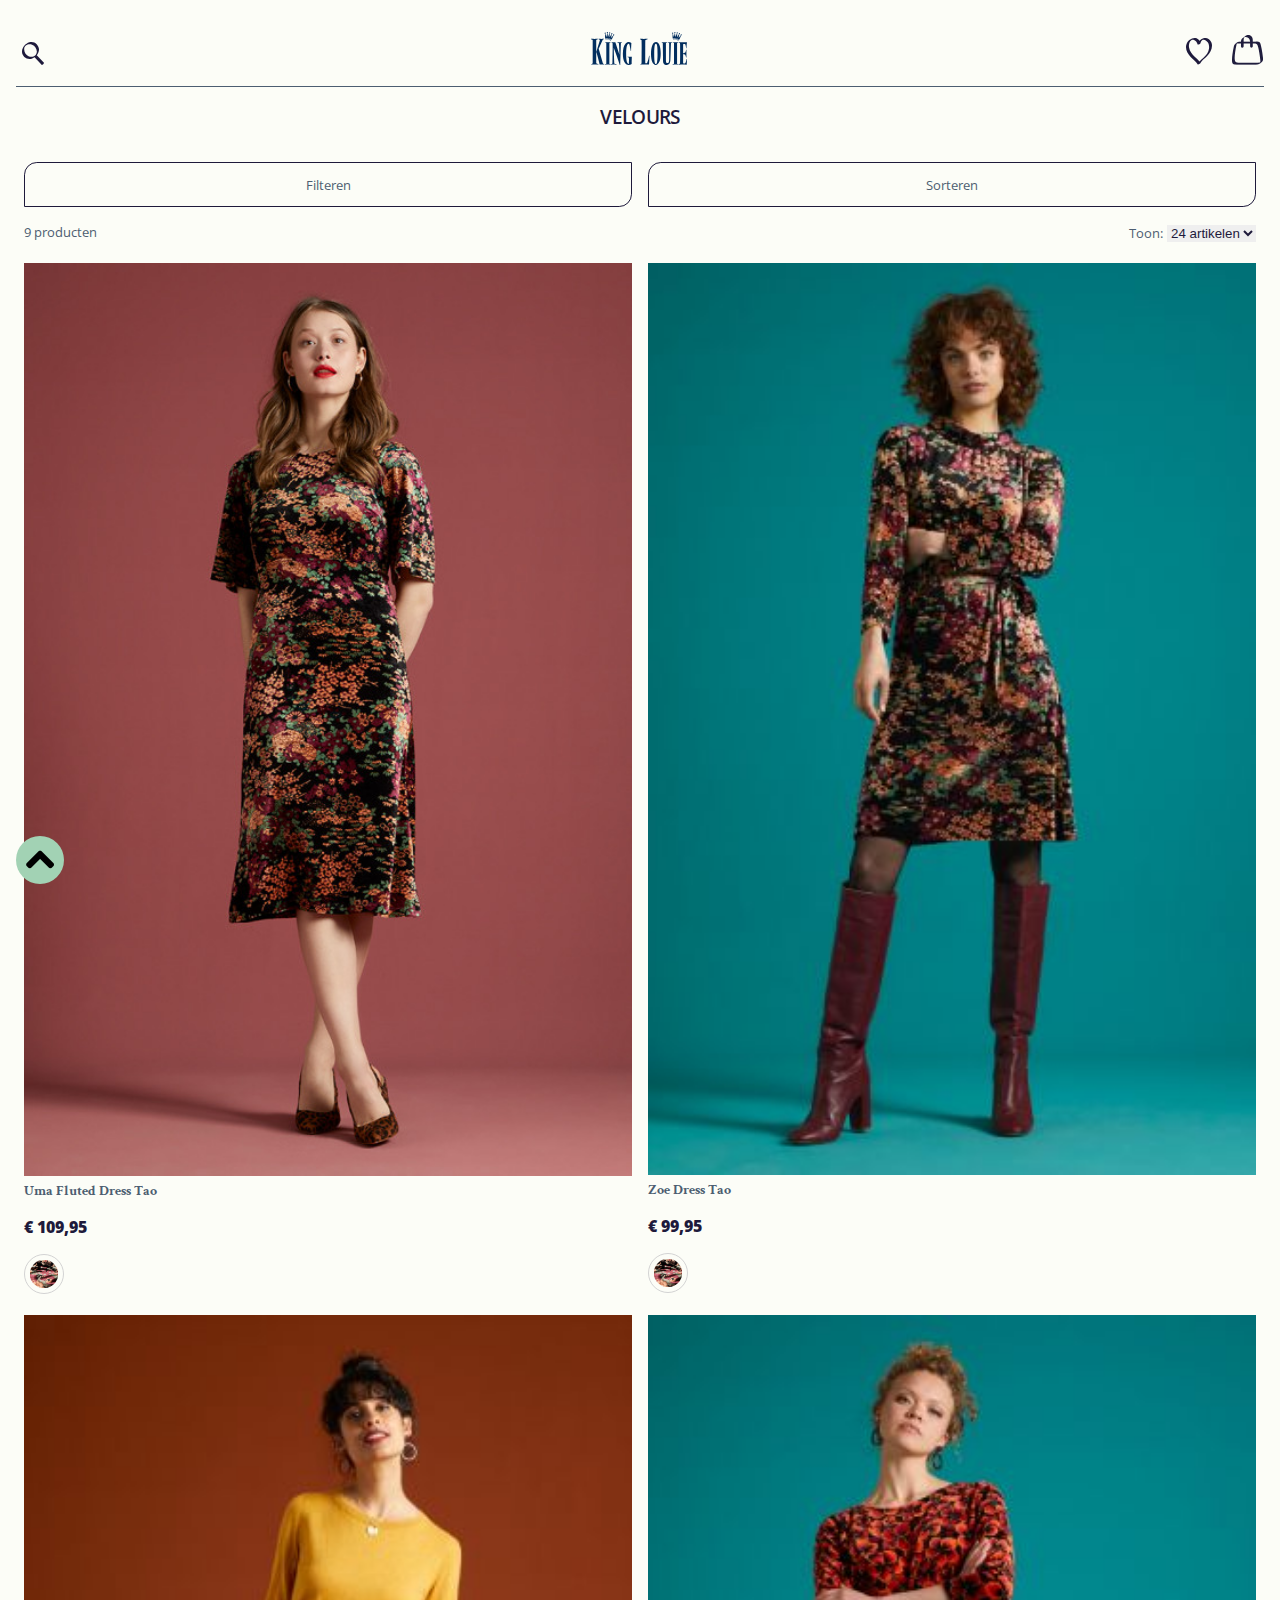
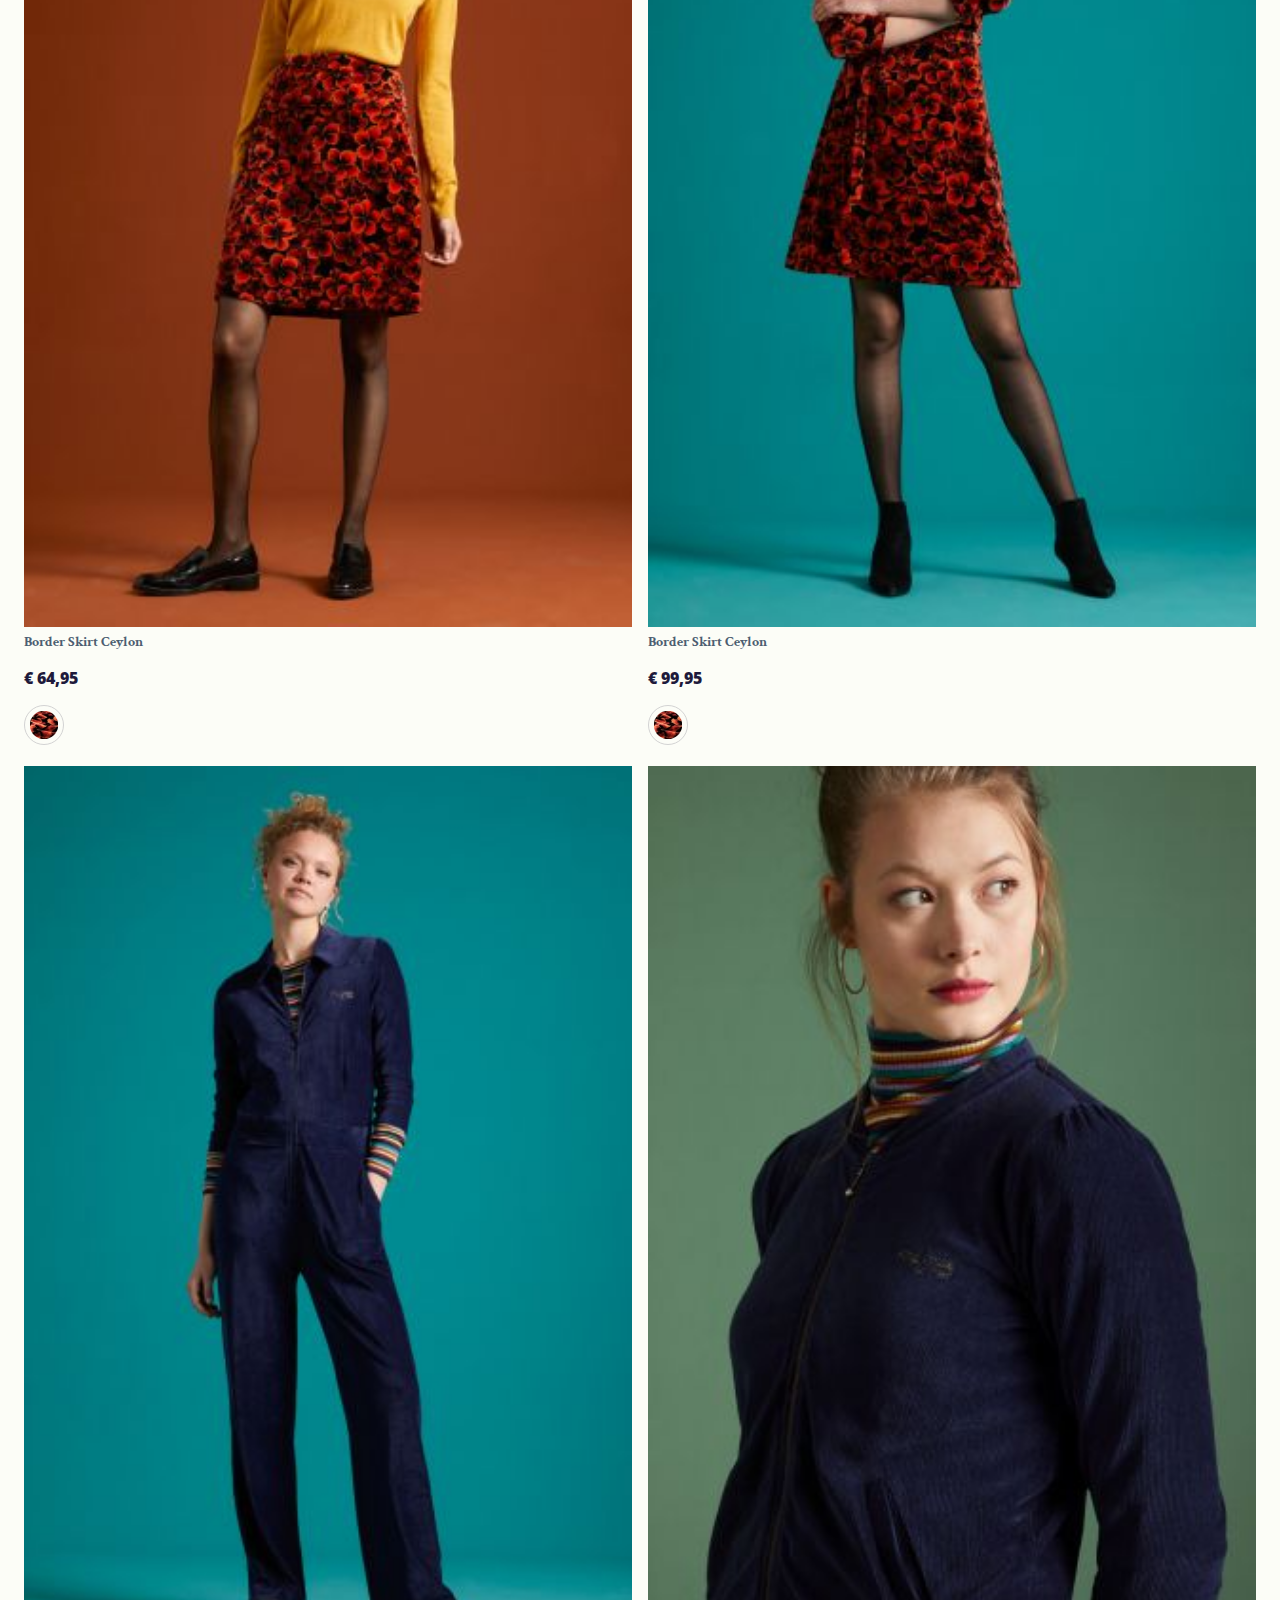
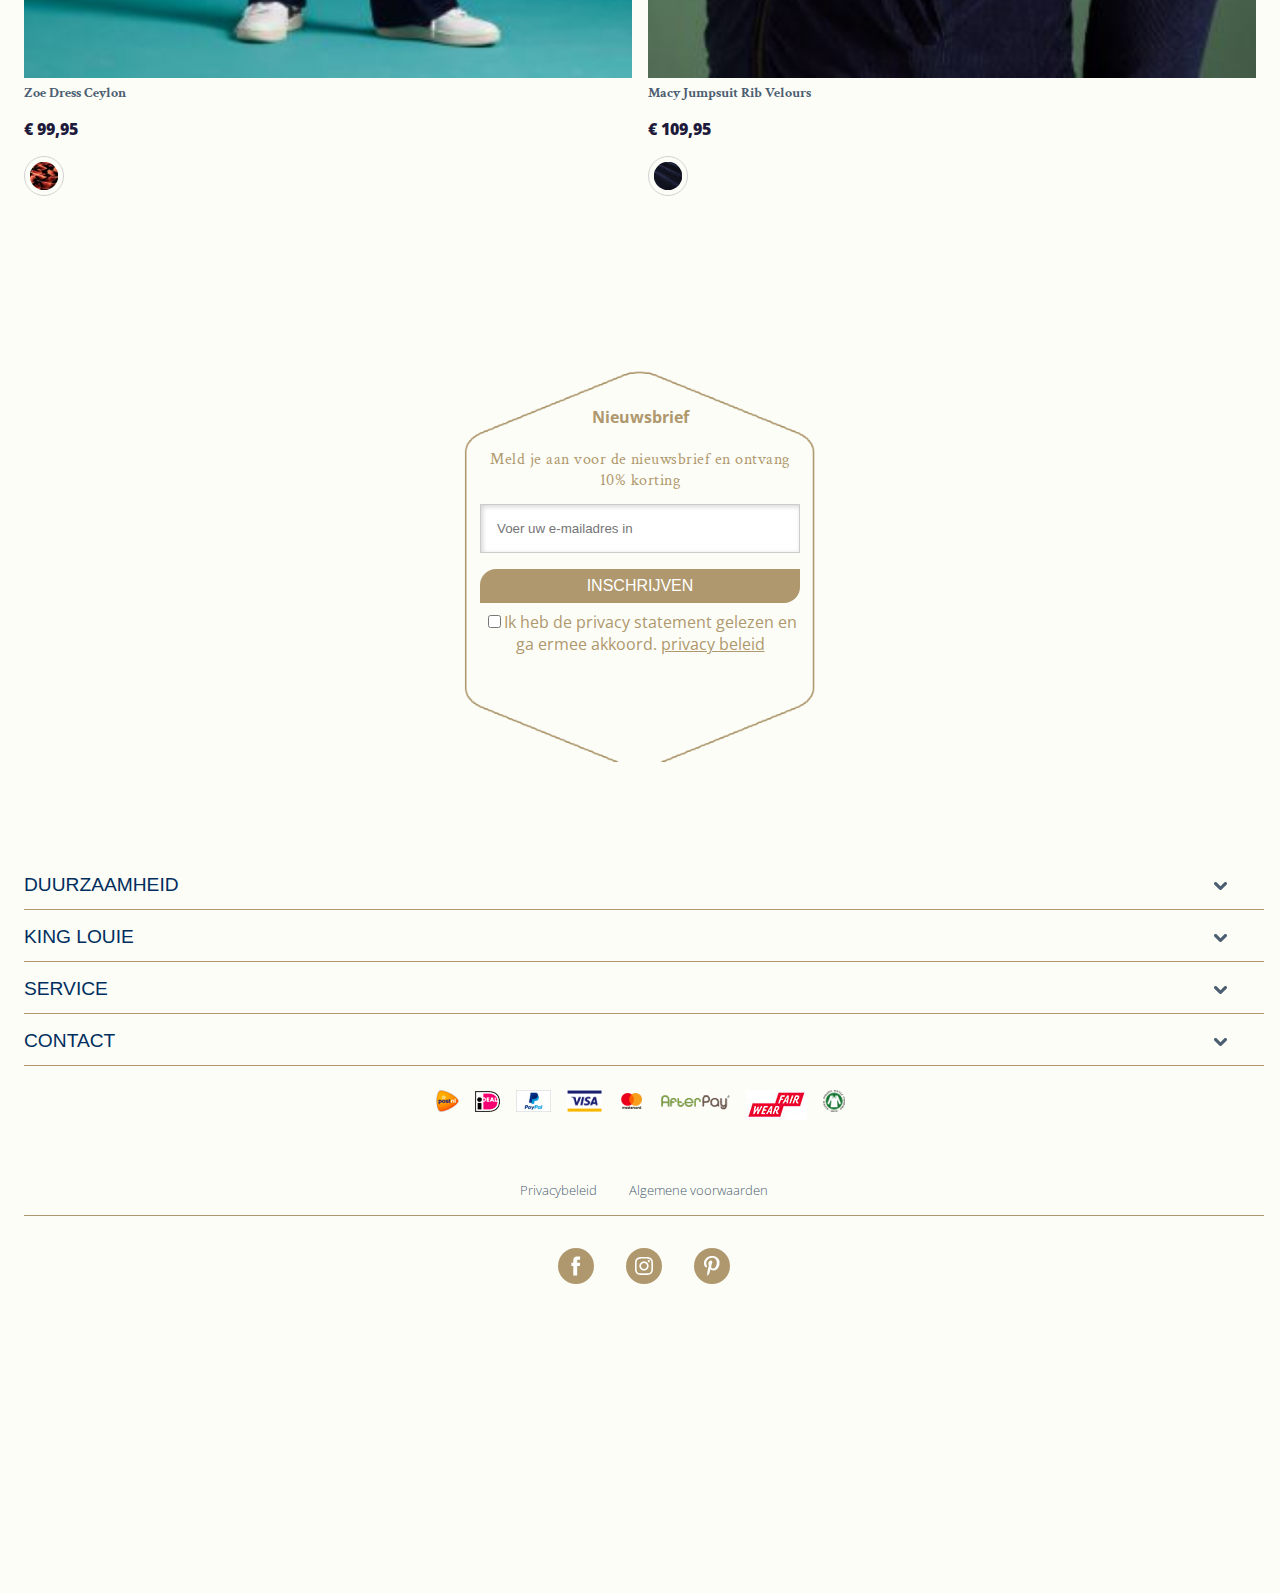
<file: index.html>
<!doctype html>
<html lang="nl">

<head>
    <link rel="preconnect" href="https://fonts.gstatic.com">
    <link href="https://fonts.googleapis.com/css2?family=Crimson+Text:ital@0;1&display=swap" rel="stylesheet">
    <link rel="preconnect" href="https://fonts.gstatic.com">
    <link href="https://fonts.googleapis.com/css2?family=Open+Sans:ital,wght@0,300;0,400;1,300;1,400&display=swap" rel="stylesheet">
    <meta charset="UTF-8">
    <meta name="author" content="jouw naam">
    <meta name="viewport" content="width=device-width, initial-scale=1">

    <title>Velours kleding - King Louie</title>

    <link href="styles/style.css" rel="stylesheet">
</head>

<body>

    <header>
        <a id="top"></a>
        <a class="naarboven" href="#top"><img src="images/scroll.png" alt="terug naar boven icoon"></a>
        <!-- https://stackoverflow.com/questions/32102747/how-to-make-a-back-to-top-button-using-css-and-html-only-->
        <h1 class="visuallyhidden">Velours kleding - King Louie</h1>
        <nav>
            <ul class="flex">
                <li><button id="zoekButton"><img src="images/dark-search.svg" alt="zoek button"></button></li>

                <li><img src="images/kinglouie-logo.svg" alt="logo king louie"></li>


                <li><a href="#"><img src="images/dark-wishlist.svg" alt="verlanglijst icoon"></a> <a><img src="images/dark-shopping-bag.svg" alt="winkelmand icoon"></a></li>
            </ul>
        </nav>
        <form id="zoekbalk">
            <input type="search" placeholder="Zoek door de hele winkel...">
        </form>
    </header>

    <main>
        <h2>velours</h2>

        <section class="filteren_sorteren">
            <h3 class="visuallyhidden"> Filteren en sorteren</h3>
            <button type="button">Filteren</button>
            <button type="button">Sorteren</button>
        </section>
        <section class="info_artikelen">
            <h4 class="visuallyhidden">Informatie over gevonden producten</h4>
            <p>9 producten</p>
            <form action="#">
                <label>Toon:</label>
                <select>
                    <option>24 artikelen</option>
                    <option>36 artikelen</option>
                    <option>48 artikelen</option>
                    <option>60 artikelen</option>
                </select>
                <input type="hidden">
            </form>
        </section>
        <section class="producten">
            <h2 class="visuallyhidden">Gevonden producten</h2>
            <article>
                <a href="detailpagina.html"><img src="images/kledingstuk1.jpg" alt="model in roze jurk met bloemenpatroon en halflange mouwen">
                    <h3>uma fluted dress tao</h3>
                </a>
                <p>€ 109,95</p> <img src="images/stoftextuur_roze.jpg" alt="roze gebloemde stoftextuur" class="color">
            </article>

            <article>
                <a href="kinglouie.nl"><img src="images/kledingstuk2.jpg" alt="model in roze jurk met bloemenpatroon en lange mouwen">
                    <h3>zoe dress tao</h3>
                </a>
                <p>€ 99,95</p> <img src="images/stoftextuur_roze.jpg" alt="roze gebloemde stoftextuur" class="color">

            </article>
            <article>
                <a href="kinglouie.nl"><img src="images/kledingstuk3.jpg" alt="model in rode gebloemde rok met geel shirt">
                    <h3>border skirt ceylon</h3>
                </a>
                <p>€ 64,95</p> <img src="images/stoftextuur_rood.jpg" alt="rode gebloemde stoftextuur" class="color">
            </article>


            <article>
                <a href="kinglouie.nl"><img src="images/kledingstuk4.jpg" alt="model in rood vest met bloemenpatroon">
                    <h3>border skirt ceylon</h3>
                </a>
                <p>€ 99,95</p> <img src="images/stoftextuur_rood.jpg" alt="rode gebloemde stoftextuur" class="color">
            </article>

            <article>
                <a href="kinglouie.nl"><img src="images/kledingstuk5.jpg" alt="model in rode jurk met bloemenpatroon en halflange mouwen">
                    <h3>zoe dress ceylon</h3>
                </a>
                <p>€ 99,95</p> <img src="images/stoftextuur_rood.jpg" alt="blauwe stoftextuur" class="color">
            </article>

            <article>
                <a href="kinglouie.nl"><img src="images/kledingstuk6.jpg" alt="model in blauwe jumpsuit met ribpatroon">
                    <h3>macy jumpsuit rib velours</h3>
                </a>
                <p>€ 109,95</p> <img src="images/stoftextuur.jpg" alt="blauwe stoftextuur" class="color">
            </article>
        </section>

    </main>

    <footer>
        <section class="nieuwsbrief">


            <h4>Nieuwsbrief</h4>
            <p>Meld je aan voor de nieuwsbrief en ontvang 10% korting</p>
            <form action="#">
                <input type="text" placeholder="Voer uw e-mailadres in" required>
                <label><input type="submit" value="inschrijven"></label>
                <input type="checkbox" required>Ik heb de privacy statement gelezen en ga ermee akkoord. <a href="www.kinglouie.nl">privacy beleid</a>
            </form>

        </section>


        <section class="footer_nav">
            <h3 class="visuallyhidden">Overige informatie over King louie</h3>
            <section>
                <h4 class="visuallyhidden
           ">Duurzaamheid</h4>
                <button type="button" id="duurzaamheid">duurzaamheid</button>
                <nav id="duurzaamheidInhoud">
                    <ul>
                        <li><a href="kinglouie.nl">Visie & doelen</a>

                        </li>
                        <li><a href="kinglouie.nl">Fabrikanten</a>

                        </li>
                        <li><a href="kinglouie.nl">Fair Wear Foundation</a>

                        </li>
                        <li><a href="kinglouie.nl">Wear & Care</a>

                        </li>
                    </ul>
                </nav>
            </section>
            <section>
                <h4 class="visuallyhidden">King louie</h4>

                <button type="button" id="kingLouie">King louie</button>
                <nav id="kingLouieInhoud">
                    <ul>
                        <li> <a href="#"> Over ons</a></li>
                        <li> <a href="#"> Onze winkels</a></li>
                        <li> <a href="#"> Verkoopadressen</a></li>
                        <li> <a href="#"> Vacatures</a></li>
                        <li> <a href="#"> Groothandel</a></li>
                        <li> <a href="#"> Pers</a></li>
                        <li> <a href="#"> Cadeaubonnen</a></li>
                    </ul>
                </nav>
            </section>
            <section>
                <h4 class="visuallyhidden">Service</h4>
                <button type="button" id="service">Service</button>
                <nav id="serviceInhoud">
                    <ul>
                        <li> <a href="#"> Bestellen</a></li>
                        <li> <a href="#"> Betalen</a></li>
                        <li> <a href="#"> Verzending & Levering</a></li>
                        <li> <a href="#"> Retourneren</a></li>
                        <li> <a href="#"> Productinformatie</a></li>
                        <li> <a href="#"> Contactgegevens</a></li>

                    </ul>
                </nav>
            </section>
            <section>
                <button type="button" id="contact">Contact</button>
                <div id="contactInhoud">
                    <h4>consumenten</h4>
                    <p>Stuur je bericht naar</p>
                    <a href="mailto:webshop@kinglouie.nl">webshop@kinglouie.nl</a>
                    <p>of bel onze klantenservice</p>
                    <a href="tel:+31(0)203300062">+31 (0)20 330 00 62</a>
                    <p>ma - vrij: 9:30 - 17:00 uur</p>
                    <p>Vanwege de huidige omstandigheden zijn wij helaas niet op alle werkdagen telefonisch bereikbaar. Stuur ons een e-mail en we zullen je zo snel mogelijk antwoorden.</p>
                    <h4>Groothandel</h4>
                    <p>Kom direct in contact met onze <a href="#">Groothandel</a></p>
                </div>
            </section>

            <ul class="logos">
                <li>
                    <a href="#"><img src="images/post-nl.png" alt="post nl logo"></a>
                </li>
                <li>
                    <a href="#"><img src="images/ideal.png" alt="ideal logo"></a>
                </li>
                <li>
                    <a href="#"><img src="images/pp_cc_mark_37x23.png" alt="paypal logo"></a>
                </li>
                <li>
                    <a href="#"><img src="images/visa_pos_fc.png" alt="visa logo"></a>
                </li>
                <li>
                    <a href="#"><img src="images/mc_vrt_opt_pos_63_1x.png" alt="mastercard logo"></a>
                </li>
                <li>
                    <a href="#"><img src="images/after-pay.png" alt="afterpay logo"></a>
                </li>
                <li>
                    <a href="#"><img src="images/FairWear-logo-small.jpg" alt="fairwear logo"></a>
                </li>

                <li>
                    <a href="#"><img src="images/gots_logo_9_1_.png" alt="gots logo"></a>
                </li>

            </ul>
            <section class="privacy">
                <h5 class="visuallyhidden">privacybeleid en algemene voorwaarden</h5>
                <a href="# ">Privacybeleid</a> <a href="#">Algemene voorwaarden</a>
            </section>
            <section class="social_media">
                <h5 class="visuallyhidden">sociale media king louie</h5>
                <a href="#"><img src="images/facebook.svg" alt="facebook logo"></a> <a href="#"><img src="images/instagram.svg" alt="instagram logo"></a>
                <a href="#"><img src="images/pinterest.svg" alt="pinterest logo"></a>
            </section>
        </section>
    </footer>
    <script src="scripts/script.js"></script>
</body>

</html>
</file>
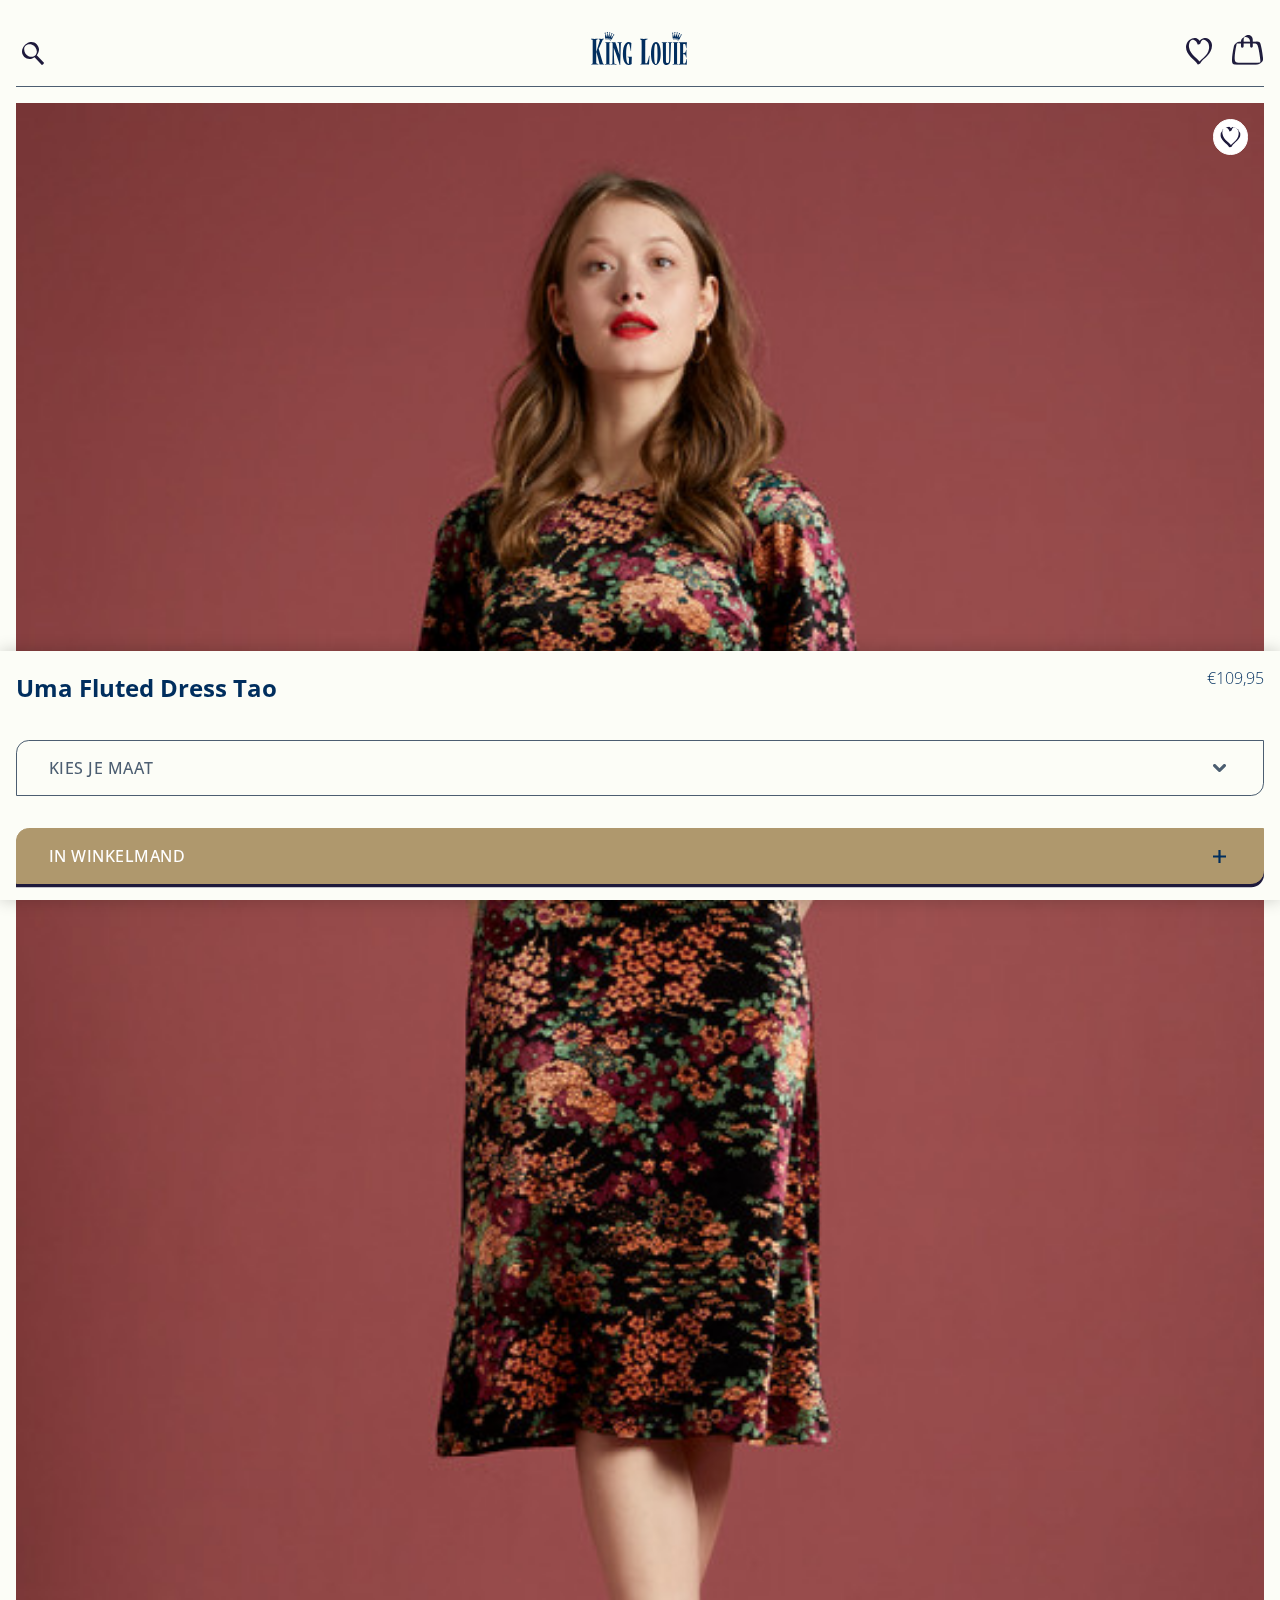
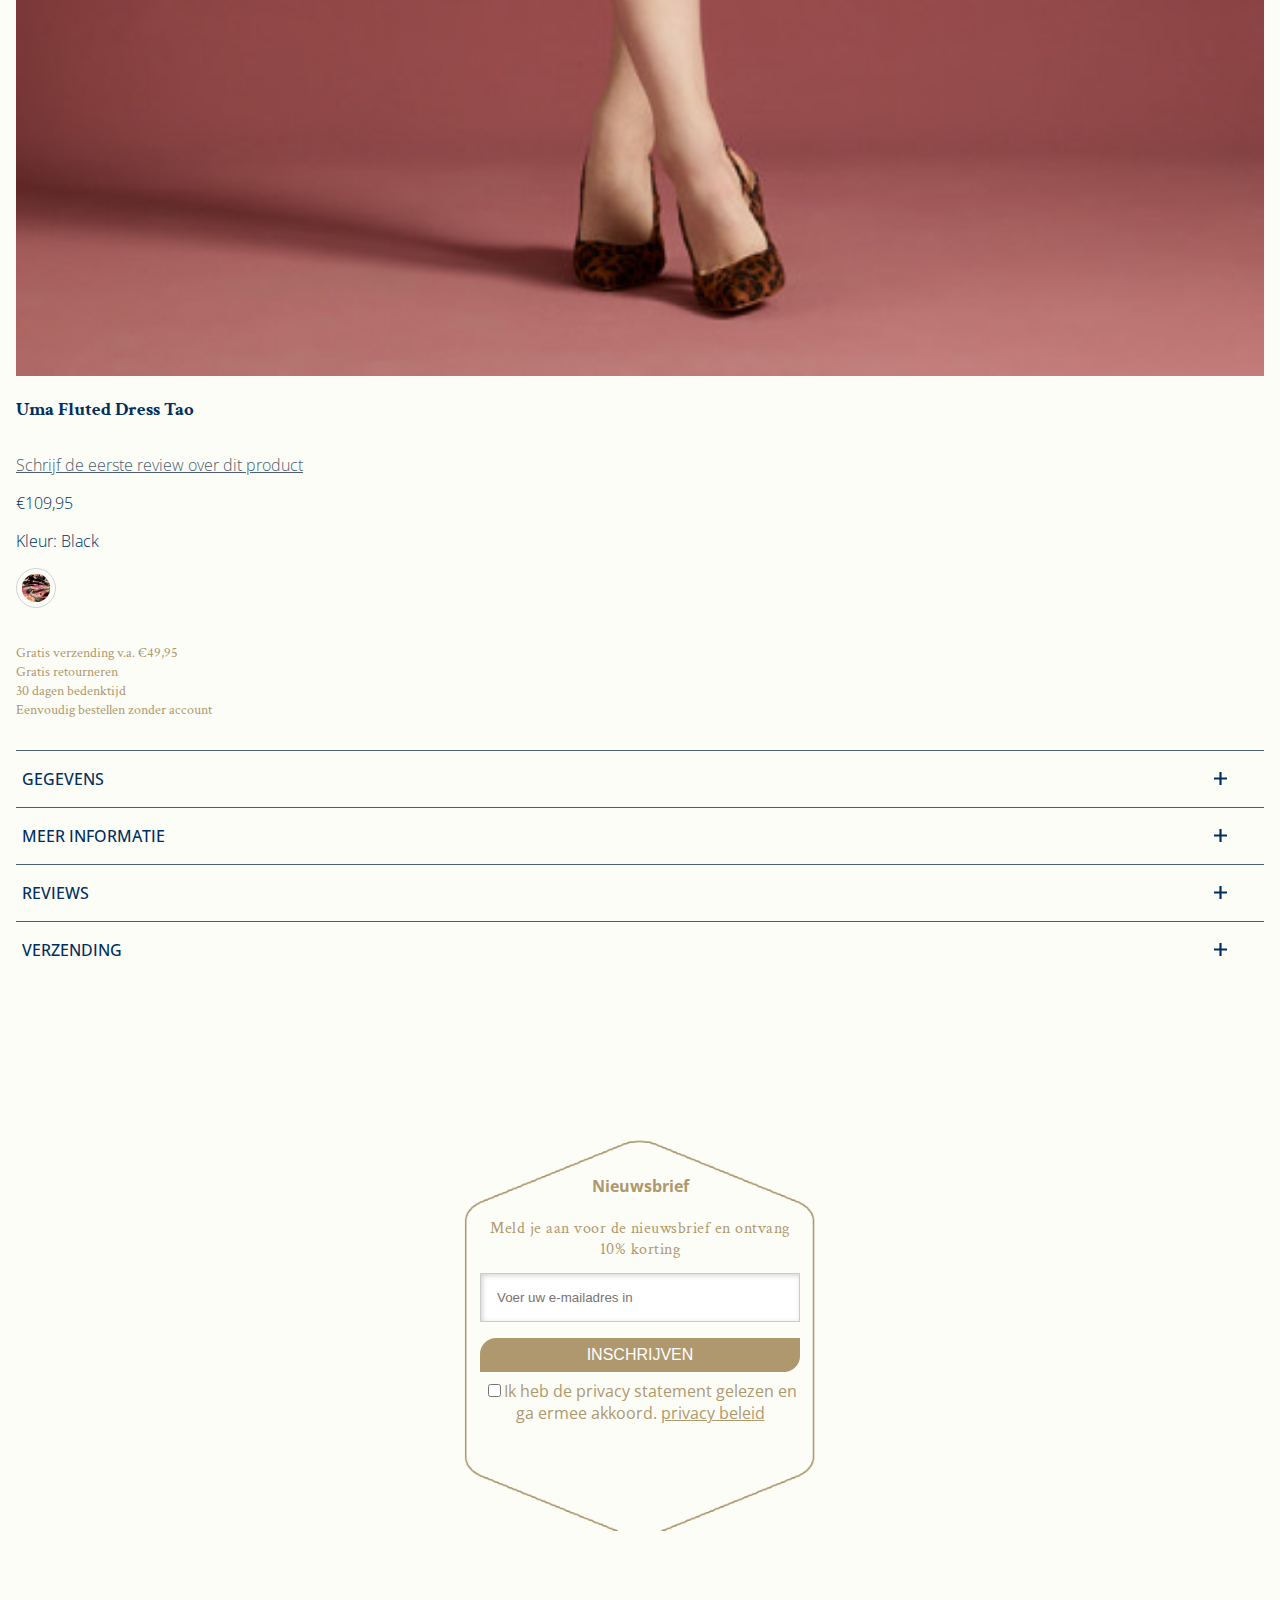
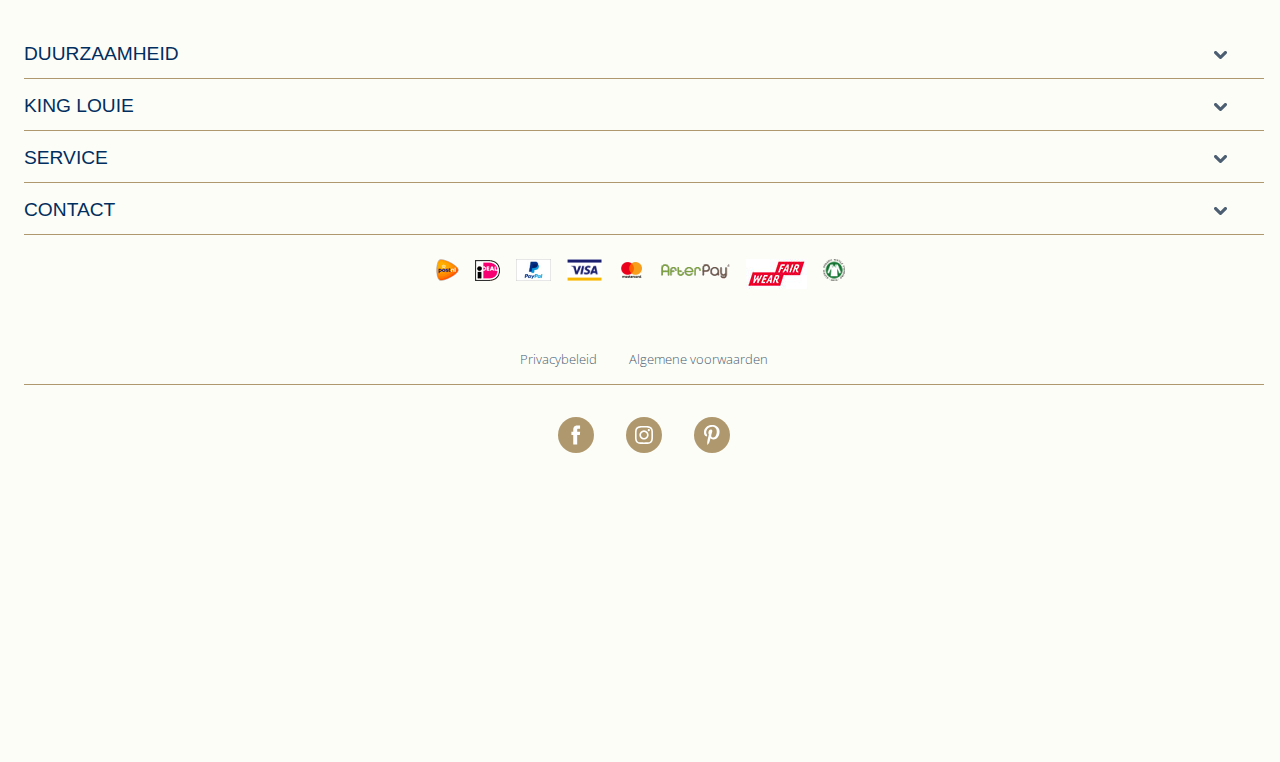
<file: detailpagina.html>
<!doctype html>
<html lang="nl">

<head>
    <link rel="preconnect" href="https://fonts.gstatic.com">

    <link href="https://fonts.googleapis.com/css2?family=Crimson+Text:ital@0;1&display=swap" rel="stylesheet">
    <link rel="preconnect" href="https://fonts.gstatic.com">
    <link href="https://fonts.googleapis.com/css2?family=Open+Sans:ital,wght@0,300;0,400;1,300;1,400&display=swap" rel="stylesheet">
    <meta charset="UTF-8">
    <meta name="author" content="jouw naam">
    <meta name="viewport" content="width=device-width, initial-scale=1">

    <title>Uma Fluted Dress Tao</title>

    <link href="styles/style.css" rel="stylesheet">
</head>

<body class="detailpagina">
    <header>
        <!-- header met logo, zoekbutton, wishlist, winkelmandje-->
        <h1 class="visuallyhidden"> King Louie - Uma Fluted Dress Tao </h1>
        <nav>
            <ul class="flex">
                <li><button id="zoekButton"><img src="images/dark-search.svg" alt="zoek button"></button></li>

                <li><img src="images/kinglouie-logo.svg" alt="logo king louie"></li>


                <li><a href="#"><img src="images/dark-wishlist.svg" alt="verlanglijst icoon"></a> <a><img src="images/dark-shopping-bag.svg" alt="winkelmand icoon"></a></li>
            </ul>
        </nav>
       <form id="zoekbalk">
            <input type="search" placeholder="Zoek door de hele winkel...">
        </form>
    </header>
    <main class="detail">
        <!-- section met informatie over het kledingstuk-->
        <section>
            <img src="images/kledingstuk1.jpg" alt="#">
            <img src="images/dark-wishlist%20(1).svg" alt="wishlist icoon">

            <h2>Uma Fluted Dress Tao</h2>
            <a href="#">Schrijf de eerste review over dit product</a>
            <p>€109,95</p>
            <p>Kleur: Black</p>
            <img src="images/stoftextuur_roze.jpg" alt="roze gebloemde stoftextuur" class="color">
        </section>
        <!-- section die fixed is aan de onderkant -->

        <section class="fixed">

            <div>
                <h2>Uma Fluted Dress Tao</h2>
                <p>€109,95</p>
            </div>
            <button type="button" title="kies je maat">Kies je maat</button>


            <button type="submit" title="In winkelmand">In winkelmand</button>

        </section>



        <section>
            <h3 class="visuallyhidden">Informatie over bestellen</h3>

            <ul>
                <li>
                    Gratis verzending v.a. €49,95
                </li>
                <li>
                    Gratis retourneren
                </li>
                <li>
                    30 dagen bedenktijd
                </li>
                <li>
                    Eenvoudig bestellen zonder account
                </li>
            </ul>
        </section>
        <!-- section met informatie over de gegevens van de jurk -->
        <section>
            <h2 class="visuallyhidden">Gegevens</h2>
            <button id="gegevens">Gegevens</button>

            <ul id="gegevensInhoud">
                <li>
                    Midi jurk
                </li>
                <li>
                    Korte mouwen
                </li>
                <li>
                    Ronde hals
                </li>
                <li>
                    Coupenaad met plooitjes op de borst
                </li>
                <li>
                    Keyhole sluiting met knoopje
                </li>
                <li>
                    Velours
                </li>
                <li>Botanische print</li>
            </ul>

        </section>
        <!-- section met meer informatie over het kledingstuk -->
        <section>
            <h2 class="visuallyhidden">Meer informatie</h2>
            <button id="meerInformatie">Meer informatie</button>
            <table id="meerInformatieInhoud">
                <tr>
                    <td>Gemaakt in</td>
                    <td>Turkije</td>
                </tr>
                <tr>
                    <td>Producent</td>
                    <td>Suteks Tekstil</td>
                </tr>
                <tr>
                    <td>SKU</td>
                    <td>05698001</td>
                </tr>
                <tr>
                    <td>Wasvoorschrift</td>
                    <td>Binnenstebuiten wassen op 30 graden, gebruik hiervoor een fijnwasprogramma. Niet bleken. Strijken op een lage temperatuur. Chemisch reinigen. Niet in de droger. Plat laten drogen (in de schaduw). Strijk het item terug in originele vorm.</td>
                </tr>
                <tr>
                    <td>Samenstelling</td>
                    <td>80% viscose, 20% polyester</td>
                </tr>
                <tr>
                    <td>Lengte</td>
                    <td>107 cm (M)</td>
                </tr>
            </table>
        </section>
        <section>
            <h2 class="visuallyhidden">Reviews</h2>
            <button>Reviews</button>

        </section>
        <!-- section met informatie over het verzenden -->
        <section>
            <h2 class="visuallyhidden">Verzending</h2>
            <button id="verzending">Verzending</button>
            <div id="verzendingInhoud">
                <h3>Verzendtarieven:</h3>
                <p>Gratis verzending bij €49,95 of meer</p>
                <h3>Onder de €49,95:</h3>
                <p>€ 3,95 standaard levering met PostNL</p>
                <p>GRATIS retourneren binnen 30 dagen</p>
            </div>
        </section>

    </main>

    <footer>
        <!-- section met inschrijf formulier voor de nieuwsbrief -->
        <section class="nieuwsbrief">


            <h4>Nieuwsbrief</h4>
            <p>Meld je aan voor de nieuwsbrief en ontvang 10% korting</p>
            <form action="#">
                <input type="text" placeholder="Voer uw e-mailadres in" required>
                <label><input type="submit" value="inschrijven"></label>
                <input type="checkbox" required>Ik heb de privacy statement gelezen en ga ermee akkoord. <a href="www.kinglouie.nl">privacy beleid</a>
            </form>

        </section>


        <section class="footer_nav">
            <h3 class="visuallyhidden">Overige informatie over King louie</h3>
            <section>
                <h4 class="visuallyhidden
           ">Duurzaamheid</h4>
                <button type="button" id="duurzaamheid">duurzaamheid</button>
                <nav id="duurzaamheidInhoud">
                    <ul>
                        <li><a href="kinglouie.nl">Visie & doelen</a>

                        </li>
                        <li><a href="kinglouie.nl">Fabrikanten</a>

                        </li>
                        <li><a href="kinglouie.nl">Fair Wear Foundation</a>

                        </li>
                        <li><a href="kinglouie.nl">Wear & Care</a>

                        </li>
                    </ul>
                </nav>
            </section>
            <section>
                <h4 class="visuallyhidden">King louie</h4>

                <button type="button" id="kingLouie">King louie</button>
                <nav id="kingLouieInhoud">
                    <ul>
                        <li> <a href="#"> Over ons</a></li>
                        <li> <a href="#"> Onze winkels</a></li>
                        <li> <a href="#"> Verkoopadressen</a></li>
                        <li> <a href="#"> Vacatures</a></li>
                        <li> <a href="#"> Groothandel</a></li>
                        <li> <a href="#"> Pers</a></li>
                        <li> <a href="#"> Cadeaubonnen</a></li>
                    </ul>
                </nav>
            </section>
            <section>
                <h4 class="visuallyhidden">Service</h4>
                <button type="button" id="service">Service</button>
                <nav id="serviceInhoud">
                    <ul>
                        <li> <a href="#"> Bestellen</a></li>
                        <li> <a href="#"> Betalen</a></li>
                        <li> <a href="#"> Verzending & Levering</a></li>
                        <li> <a href="#"> Retourneren</a></li>
                        <li> <a href="#"> Productinformatie</a></li>
                        <li> <a href="#"> Contactgegevens</a></li>

                    </ul>
                </nav>
            </section>
            <section>
                <button type="button" id="contact">Contact</button>
                <div id="contactInhoud">
                    <h4>consumenten</h4>
                    <p>Stuur je bericht naar</p>
                    <a href="mailto:webshop@kinglouie.nl">webshop@kinglouie.nl</a>
                    <p>of bel onze klantenservice</p>
                    <a href="tel:+31(0)203300062">+31 (0)20 330 00 62</a>
                    <p>ma - vrij: 9:30 - 17:00 uur</p>
                    <p>Vanwege de huidige omstandigheden zijn wij helaas niet op alle werkdagen telefonisch bereikbaar. Stuur ons een e-mail en we zullen je zo snel mogelijk antwoorden.</p>
                    <h4>Groothandel</h4>
                    <p>Kom direct in contact met onze <a href="#">Groothandel</a></p>
                </div>
            </section>

            <ul class="logos">
                <li>
                    <a href="#"><img src="images/post-nl.png" alt="post nl logo"></a>
                </li>
                <li>
                    <a href="#"><img src="images/ideal.png" alt="ideal logo"></a>
                </li>
                <li>
                    <a href="#"><img src="images/pp_cc_mark_37x23.png" alt="paypal logo"></a>
                </li>
                <li>
                    <a href="#"><img src="images/visa_pos_fc.png" alt="visa logo"></a>
                </li>
                <li>
                    <a href="#"><img src="images/mc_vrt_opt_pos_63_1x.png" alt="mastercard logo"></a>
                </li>
                <li>
                    <a href="#"><img src="images/after-pay.png" alt="afterpay logo"></a>
                </li>
                <li>
                    <a href="#"><img src="images/FairWear-logo-small.jpg" alt="fairwear logo"></a>
                </li>

                <li>
                    <a href="#"><img src="images/gots_logo_9_1_.png" alt="gots logo"></a>
                </li>

            </ul>
            <section class="privacy">
                <h5 class="visuallyhidden">privacybeleid en algemene voorwaarden</h5>
                <a href="# ">Privacybeleid</a> <a href="#">Algemene voorwaarden</a>
            </section>
            <section class="social_media">
                <h5 class="visuallyhidden">sociale media king louie</h5>
                <a href="#"><img src="images/facebook.svg" alt="facebook logo"></a> <a href="#"><img src="images/instagram.svg" alt="instagram logo"></a>
                <a href="#"><img src="images/pinterest.svg" alt="pinterest logo"></a>
            </section>
        </section>

    </footer>
   <script src="scripts/script.js"></script>
</body>

</html>
</file>
<file: styles/style.css>
/* CSS Document */
*,
*::after,
*::before {
    box-sizing: border-box;
}


/*css voor hele html*/
html {
    --black: #1E1A3B;
    --darkblue: #002E5E;
    --grey: #4C5E71;
    --green: #A2D2B4;
    --gold: #AF986D;

    margin: 0;
    padding: 0;


}


/*button css weghalen*/
/*https://www.codegrepper.com/code-examples/actionscript/css+remove+styling+from+button*/

button {
    background: transparent;
    box-shadow: 0 0 0 transparent;
    border: 0 solid transparent;
    text-shadow: 0 0 0 transparent;
}

button:hover {
    background: transparent;
    box-shadow: 0 0 0 transparent;
    border: 0 solid transparent;
    text-shadow: 0 0 0 transparent;
}


button:focus {
    outline: 0;
}

/*einde button css weghalen*/


/* css voor de hele body*/

body {
    background-color: #fcfdf7;
    font-family: 'Open Sans', sans-serif;
    margin: 1rem;
    color: var(--darkblue);


}

/*css voor toegankelijkheid*/
/*linkjes*/

a {
    transition: all 0.3s ease;
}

a:visited {
    color: DarkSlateBlue;
}

a:focus {
    outline: none;
    box-shadow: 0 0 0 1rem rgba(21, 156, 228, 0.4);

}

a:hover {
    text-decoration: underline;
    font-size: 1rem;
    cursor: pointer;
}

/*buttons*/

button:hover {
    cursor: pointer;

}

button:focus {
    box-shadow: 0 0 0 0.5rem rgba(21, 156, 228, 0.4);
    padding-top: .5rem;
    transition: all 0.3s ease;
    display: block;
    outline-width: 1px;
    outline-color: lightblue;

}


/*https://levelup.gitconnected.com/a11y-visually-hidden-elements-aea4ee784142*/
/*css om headings onzichtbaar te maken op de site maar wel weergegeven in de code*/

.visuallyhidden {
    clip: rect(1px, 1px, 1px, 1px);
    clip-path: inset(50%);
    height: 1px;
    width: 1px;
    margin: -1px;
    overflow: hidden;
    padding: 0;
    position: absolute;
}

/*back to top*/

.naarboven {
    position: fixed;
    bottom: 0;
    left: 0;
    width: 3rem;
    height: 3rem;
    background-color: var(--green);
    border-radius: 2rem;
    margin: 1rem;

}

.naarboven img {
    width: 2rem;
    margin-top: .5rem;
    margin-left: .5rem;


}

/*css voor de header het gedeelte bovenaan beide pagina's*/
header > nav > ul {
    border-bottom: solid thin var(--grey);
    padding: 1rem 0;
    display: flex;
    list-style: none;
    align-items: flex-end;
    justify-content: space-between;


}


header > nav > ul > li > img {
    width: 6rem;

}


header > nav > ul > li > button:first-of-type {
    padding-right: 3rem;
}

header > nav > ul > li > a:first-of-type {
    padding-right: 1rem;
}


main > h2 {
    text-align: center;
    font-family: 'Open Sans', sans-serif;
    font-size: 1.2rem;
    font-weight: 600;
    text-transform: uppercase;
    color: var(--black);
    letter-spacing: -0.04rem;

}

#zoekbalk input:first-of-type {
    width: 100%;
    border: solid thin var(--black);
    color: var(--grey);
    padding: .8rem 3rem;
    border-radius: .8rem 0 .8rem 0;
    font-family: 'Open Sans', sans-serif;
    background-color: #fcfdf7;
    margin-bottom: .5rem;
}

#zoekbalk input:nth-of-type(2) {
    padding: .8rem 1rem;
    background-color: #fcfdf7;

}

/*css voor filteren en sorteren buttons velours pagina*/
section.filteren_sorteren {
    display: flex;
    position: -webkit-sticky;
    position: sticky;
    top: 0;
    background-color: #fcfdf7;

}



.filteren_sorteren button {
    flex-wrap: wrap;
    justify-content: center;
    margin: 1rem .5rem;
    text-transform: capitalize;
    border: solid thin var(--black);
    color: var(--grey);
    padding: .8rem 3rem;
    width: 50%;
    border-radius: .8rem 0 .8rem 0;
    font-family: 'Open Sans', sans-serif;
    transition: all 0.3s ease;
}

main > section .producten {
    justify-content: space-between;
    align-items: center;
    display: flex;
}

/*css voor informatie aantal artikelen*/

.info_artikelen {
    display: flex;
    justify-content: space-between;
    font-size: 1rem;
    margin-bottom: .8rem;

}

.info_artikelen p {
    margin: 0 0 0 .5rem;
    font-size: .8rem;
    font-family: 'Open Sans', sans-serif;

}

.info_artikelen form {
    margin-right: .5rem;


}

.info_artikelen > form > select {
    border: none;
    color: var(--black);
    cursor: pointer;

}

.info_artikelen > form > label {
    font-size: .8rem;
}

/*css voor de main van de overzichts pagina*/

.info_artikelen {
    color: var(--grey);
    font-size: .9rem;

}

section.producten {
    display: grid;
    grid-template-columns: 1fr 1fr;

}

section > article {
    padding: 0.5rem;
    justify-content: space-between;
    width: 100%;
}

section > article > a > img {
    width: 100%;
}

a:link {
    text-decoration: none;
}

h3 {
    color: var(--grey);
    font-family: 'Crimson Text', serif;
    font-size: .9rem;
    text-transform: capitalize;
}

article > a > h3 {
    margin: 0;
}

.producten > article > a {
    display: block;
}

.producten article p {
    color: var(--black);
    font-weight: 800;
}

.color {
    border-radius: 50%;
    height: 2.5em;
    width: 2.5em;
    border: thin solid lightgrey;
    padding: .3em;
}

/*main voor de detailpagina*/


.detail img:first-of-type {
    width: 100%;
}

.detail section:first-of-type {
    position: relative;
}

.detail section img:nth-of-type(2) {
    width: 2.2rem;
    position: absolute;
    top: 0;
    right: 0;
    margin: 1rem;
    padding: .4rem;
    border: solid thin white;
    border-radius: 1.1rem;
    background-color: white;
}

main.detail section h2 button {
    text-transform: uppercase;
    color: var(--darkblue);
    font-family: 'Open Sans', sans-serif;
    font-size: 1rem;
    font-weight: 500;
    text-align: left;
    background: url(../images/plus.svg);
    background-repeat: no-repeat;
    background-position: right 3% bottom 50%;
    background-size: .8rem;
}


main.detail section:first-of-type h2 {
    font-family: 'Crimson Text', serif;
    font-size: 1.2rem;
    font-weight: 800;
    display: inline-block;
    padding-bottom: 1rem;
    color: var(--darkblue);
    background: none;
}


.detail a:first-of-type {
    display: block;
    color: var(--grey);
    text-decoration: underline;
    font-size: 1rem;
    font-weight: 100;

}


.detail p {

    color: var(--darkblue);
    font-family: 'Open Sans', sans-serif;
    font-weight: lighter;


}

.detail h3 {
    color: var(--darkblue);
    font-family: 'Open Sans', sans-serif;
    font-weight: bold;
}

.detail p:nth-of-type(3) {

    font-size: .9rem;
    font-weight: 100;
}

.detail a {
    color: var(--grey);
    text-decoration: underline;

}

.detail > section > div > h2 {
    background: none;
}

/*css voor buttons in sections*/
.detail > section > button {
    margin: 1rem 0rem;
    text-transform: uppercase;
    color: var(--darkblue);
    font-family: 'Open Sans', sans-serif;
    font-size: 1rem;
    font-weight: 500;
    text-align: left;
    background: url(../images/plus.svg);
    background-repeat: no-repeat;
    background-position: right 3% bottom 50%;
    background-size: .8rem;
    width: 100%;
}


/*css voor de fixed section onderaan*/

.detail section:nth-of-type(2) {

    position: fixed;
    left: 0;
    bottom: 0;
    width: 100%;
    padding: 0 1rem;
    box-shadow: 0 -0.05px 1rem rgba(8, 5, 6, .2);
    background-color: #fcfdf7;

}

section.fixed div {
    display: flex;
    justify-content: space-between;


}

/*css voor button "kies je maat"*/



.fixed button:first-of-type {
    margin: 1rem 0rem;
    text-transform: uppercase;
    font-weight: 500;
    text-align: left;
    letter-spacing: 0.030rem;
    color: var(--grey);
    border: solid thin var(--grey);
    background-color: white;
    padding: 1rem 2rem;
    width: 100%;
    border-radius: .8rem 0 .8rem 0;
    box-shadow: none;
    background: url(../images/dark-dropdown-arrow.svg);
    background-repeat: no-repeat;
    background-position: right 3% bottom 50%;
    background-size: .8rem;

}

/*css voor in winkelmand*/

.fixed button:nth-of-type(2) {
    margin: 1rem 0rem;
    text-transform: uppercase;
    font-weight: 500;
    letter-spacing: 0.030rem;
    color: white;
    border: solid thin var(--gold);
    background-color: var(--gold);
    padding: 1rem 2rem;
    width: 100%;
    border-radius: .8rem 0 .8rem 0;
    box-shadow: 0 0.20rem 0 0 #1e1a3c;


}


#heart {
    padding-right: 1rem;
    display: inline;
    width: 10%;
}

.detail section:nth-of-type(3) {
    border-bottom: solid thin var(--grey);
    font-family: 'Crimson Text', serif;
    font-size: 1.2rem;

}

.detail section:nth-of-type(3) ul {
    list-style-type: none;
    padding: 1rem 0;
    color: var(--gold);
    font-weight: 400;
    font-size: .9rem;
    padding-top: 1rem;

}



.detail section:nth-of-type(4),
.detail section:nth-of-type(5),
.detail section:nth-of-type(6) {
    border-bottom: solid thin var(--grey);
}


.detail section:nth-last-of-type(4) table tr td {
    color: var(--darkblue);
    font-family: 'Crimson Text', serif;
}

.detail section table tr td:nth-of-type(odd) {
    font-family: 'Crimson Text', serif;
    font-size: 1.2rem;
    font-weight: bolder;
    padding-right: 3rem;
    display: table;

}

.detail section table tr td:nth-of-type(even) {
    font-family: 'Crimson Text', serif;
    font-size: 1.2rem;
    font-weight: normal;


}


/* css voor de footer*/
/* nieuwsbrief css*/
.nieuwsbrief {
    background-image: url(../images/newsletter-mobile2.png);
    background-repeat: no-repeat;
    background-size: cover;
    margin-left: auto;
    margin-right: auto;
    margin-bottom: 6rem;
    text-align: center;
    padding: 1em;
    padding-bottom: 6.7em;
    max-width: 22em;
    margin-top: 10rem;
    color: var(--gold);

}

footer > section input[type=text] {
    width: 100%;
    padding: 1rem 1rem;
    margin: .5rem 0;
    display: inline-block;
    border: .1rem solid #ccc;
    box-shadow: inset 0.1rem 0.1rem 0.3rem lightgrey;

    box-sizing: border-box;
}

footer > section [type=submit] {
    width: 100%;
    background-color: var(--gold);
    color: white;
    font-size: 1rem;
    text-transform: uppercase;
    padding: .5rem;
    margin: 0.5rem 0;
    border: none;
    border-radius: 1rem 0 1rem 0;
    cursor: pointer;
}

footer > section input[type=checkbox] {
    border-radius: 0;
}

.nieuwsbrief p {
    font-family: 'Crimson Text', serif;
    font-size: 1rem;
    color: var(--gold);
}

.nieuwsbrief a:link {
    color: var(--gold);
    text-decoration-line: underline;

}

.nieuwsbrief a:hover {
    text-decoration: none;
}


/* css voor toggle in en uitklappen */
#button {
    transition: all 0.3s ease;
    cursor: pointer;

}

.hide {
    clip: rect(1px, 1px, 1px, 1px);
    clip-path: inset(50%);
    height: 1px;
    width: 1px;
    margin: -1px;
    overflow: hidden;
    padding: 0;
    position: absolute;
}

/* css voor navigatie in de footer */
footer {
    margin-bottom: 18rem;
}

.footer_nav button {
    font-size: 1.2rem;
    text-transform: uppercase;
    color: var(--darkblue);
    font-weight: 400;
    line-height: 1rem;
    transition: all 0.3s ease;
    padding: 0;
    width: 100%;
    text-align: left;
    background: url(../images/dark-dropdown-arrow.svg);
    background-repeat: no-repeat;
    background-position: right 3% top 20%;
    background-size: .8rem;
    padding-bottom: 1rem;

}

.footer_nav ul {
    list-style: none;
    padding-left: 0;

}

.footer_nav nav > ul > li {
    margin-bottom: .3rem;
}

.footer_nav nav > ul > li > a {
    color: var(--darkblue);
    font-weight: 300;
    letter-spacing: .03rem;
    font-size: .8rem;
}

.footer_nav nav > ul > li > a:hover {
    text-decoration: underline;
    color: lightblue;
}

.footer_nav > section {
    border-bottom: solid thin var(--gold);
    padding-top: 1rem;
    margin-left: .5rem;
}

.footer_nav > section:last-of-type {
    border: none;
}

.footer_nav > section:nth-of-type(4) > h4 {
    color: var(--gold);
    font-weight: 100;
    text-transform: capitalize;
    font-size: .9rem;
    margin-bottom: .5rem;
}

footer p {

    font-weight: 100;
    font-size: .8rem;
    color: var(--grey);
    letter-spacing: .03rem;
    margin-bottom: .3rem;
    margin-top: 0;
}



footer section:nth-of-type(4) a:link {
    color: var(--grey);
    text-decoration: underline;
    font-weight: 100;
    font-size: .8rem;
    padding-bottom: .3rem;
}

footer section:nth-of-type(4) a:hover {
    color: lightgrey;


}

/*logo's onderaan de pagina*/

.logos {
    display: flex;
    justify-content: center;
    flex-wrap: wrap;


}

.logos img {
    padding: .5rem;
}

.privacy {
    display: flex;
    justify-content: center;

}

.privacy a {
    color: var(--grey);
    font-weight: 100;
    font-size: .8rem;
    padding: 1rem;
}

.social_media {
    display: flex;
    justify-content: center;



}

.social_media img {
    padding: 1rem;
}
</file>
